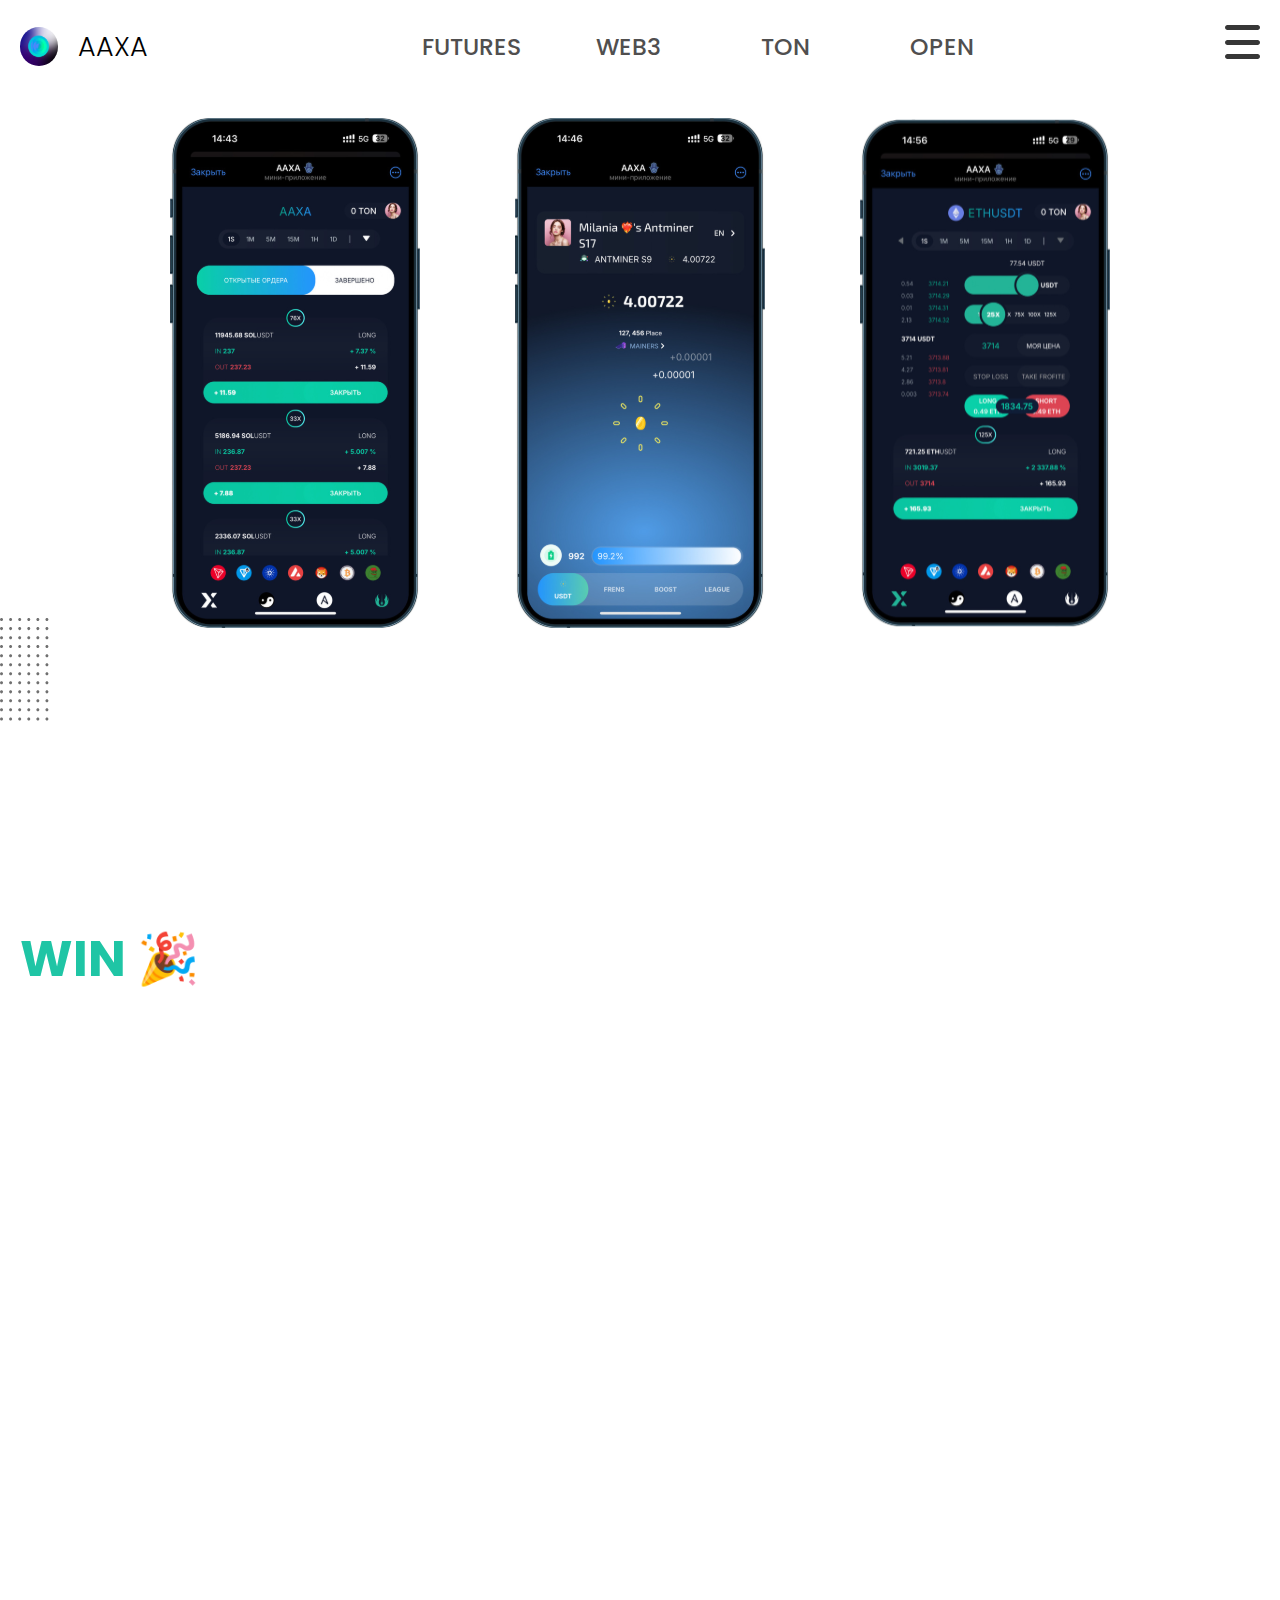
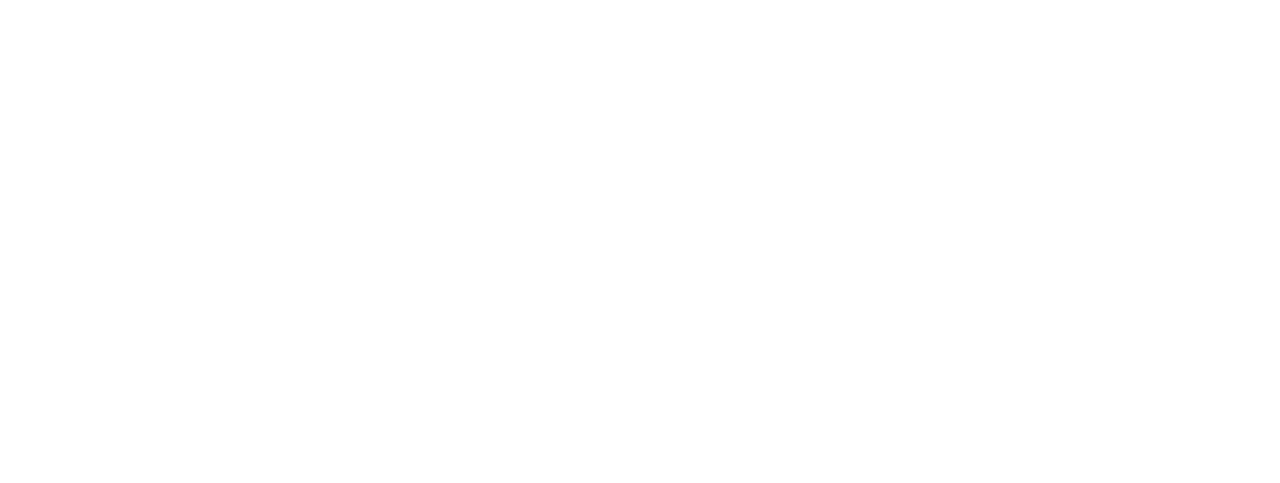
<file: open.html>
<!DOCTYPE html>
<html lang="en">
<head>
	<meta charset="UTF-8">
	<meta name="viewport" content="width=device-width, initial-scale=1.0">
	<title>Document</title>
	<link rel="stylesheet" href="css/reset.css">
	<link rel="stylesheet" href="css/open.css">
</head>
<body>
	<header class="header ">
		<div class="container">
			<div class="header-row">
				<div class="header__logo anim-items ">
					<img src="./img/logo__svg.svg" alt="" class="header__img">
					<p class="header__logo-name">AAXA</p>
				</div>
				<div class="header__menu">
					<ul class="header__menu-list anim-items">
						<li class="header__menu-item"><a href="index.html">FUTURES</a></li>
						<li class="header__menu-item"><a href="web3.html">WEB3</a></li>
						<li class="header__menu-item"><a href="ton.html">TON</a></li>
						<li class="header__menu-item"><a href="open.html">OPEN</a></li>
					</ul>
				</div>
				<div class="menu__img"> 
					<img src="./img/menu.svg" alt="" class="menu__img" >
				</div>
			</div>
			<div class="menu">
				<a href="index.html" class="active__menu-item">FUTURES</a>
				<a href="web3.html" class="active__menu-item">WEB3</a>
				<a href="ton.html" class="active__menu-item">TON</a>
				<a href="" class="active__menu-item">OPEN</a>
			</div>
		</div>
	</header>
	<main class="main">
		<div class="container">
			<section class="phones">
				<div class="phones__row">
					<img src="./img/open__phone1.svg" alt="" class="phone1 anim-items">
					<img src="./img/open__phone2.svg" alt="" class="phone2 anim-items">
					<img src="./img/open__phone3.svg" alt="" class="phone3 anim-items">
				</div>
			</section>
		</div>
		<section class="tgbot">
			<div class="container">
				<div class="tgbot__title-row">
					<h2 class="tgbot__title">Telegram BOT</h2>
					<p class="tgbot__title-text">REFERRAL REWARDS SYSTEM +0.000555</p>
				</div>
				<div class="green__block"></div>
				<div class="tgbot__content-row">
					<div class="tgbot__text-column">
						<h3 class="tgbot__text-title">WIN 🎉</h3>
						<ul class="text__list">
							<li class="text__item-1"> • Profile 🛸: View and manage yourpersonal details and activity.</li>
							<li class="text__item-2"> • Charts 🛰 Access <span class="text__item-2-regular">real-time</span> marketgraphs for price analysis.</li>
							<li class="text__item-3"> • Request 🌱 with just one tap.</li>
							<li class="text__item-4"> • Share and Expand 🧭 Spread the wordwith referral links and <span class="text__item-4-regular">grow</span> theplatform’s success</li>
						</ul>
					</div>
					<img src="./img/tgbot__laptop.svg" alt="" class="tgbot__img">
				</div>
			</div>
		</section>
		<section class="phones">
			<div class="phones__row-2">
				<img src="./img/open__phone4.svg" alt="" class="phone1 anim-items">
				<img src="./img/open__phone5.svg" alt="" class="phone2 anim-items">
				<img src="./img/open__phone6.svg" alt="" class="phone3 anim-items">
			</div>
		</section>
	</main>
	<script src="script.js"></script>
</body>
</html>
</file>
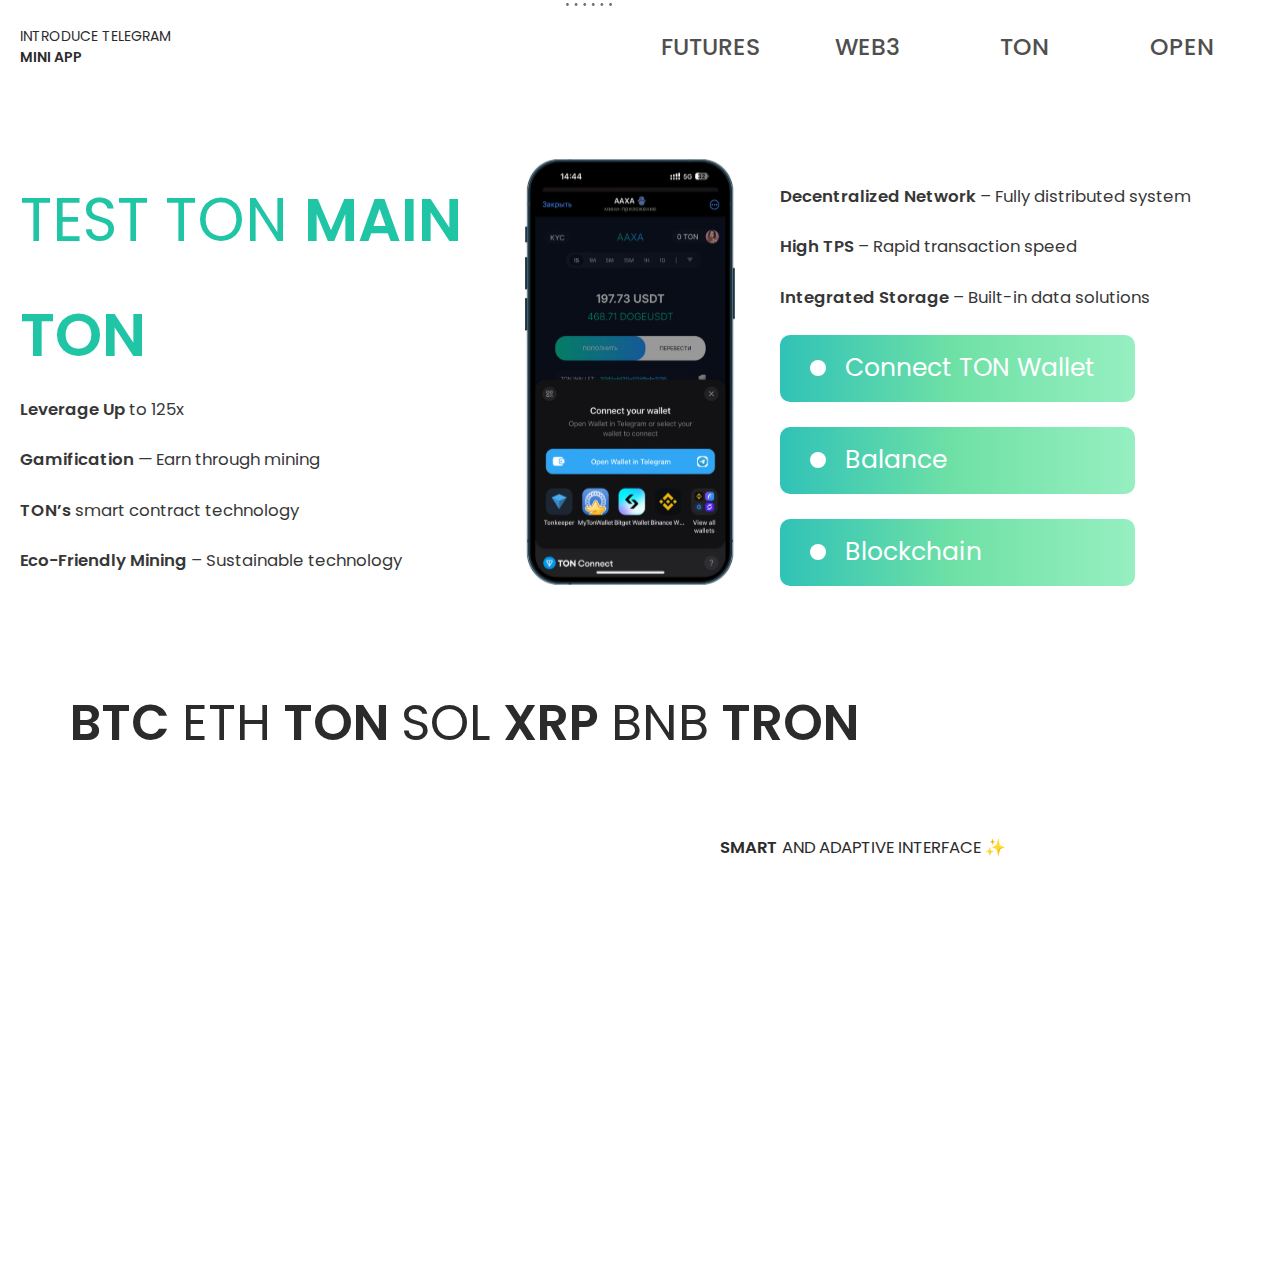
<file: ton.html>
<!DOCTYPE html>
<html lang="en">
<head>
	<meta charset="UTF-8">
	<meta name="viewport" content="width=device-width, initial-scale=1.0">
	<title>Document</title>
	<link rel="stylesheet" href="css/reset.css">
	<link rel="stylesheet" href="css/ton.css">
</head>
<body>
	<header class="header ">
		<div class="container">
			<div class="header-row">
				<div class="header__logo anim-items ">
					<p class="header__logo-name">INTRODUCE TELEGRAM <br><span class="header__logo-name-medium">MINI APP</span></p>
				</div>
				<div class="header__menu">
					<ul class="header__menu-list anim-items">
						<li class="header__menu-item"><a href="index.html">FUTURES</a></li>
						<li class="header__menu-item"><a href="web3.html">WEB3</a></li>
						<li class="header__menu-item"><a href="ton.html">TON</a></li>
						<li class="header__menu-item"><a href="open.html">OPEN</a></li>
					</ul>
				</div>
			<div class="menu__img"> 
				<img src="./img/menu.svg" alt="" class="menu__img" >
			</div>
			</div>
		</div>
		<div class="menu">
			<a href="index.html" class="active__menu-item">FUTURES</a>
			<a href="web3.html" class="active__menu-item">WEB3</a>
			<a href="ton.html" class="active__menu-item">TON</a>
			<a href="" class="active__menu-item">OPEN</a>
		</div>
	</header>
	<main class="main">
		<section class="ton">
			<div class="container-right">
				<div class="ton__content">
					<div class="ton__row">
						<div class="ton__text-column">
							<h2 class="ton__text-title anim-items">TEST TON <span class="ton__text-title-medium">MAIN TON</span></h2>
							<p class="ton__text-subtitle anim-items"> <span class="ton__text-subtitle-medium">Leverage Up </span>to 125x</p>
							<p class="ton__text-second anim-items"> <span class="ton__text-second-medium">Gamification</span> — Earn through mining</p>
							<p class="ton__text-third anim-items"> <span class="ton__text-third-medium">TON’s </span>smart contract technology</p>
							<p class="ton__text-fourty anim-items"> <span class="ton__text-fourty-medium">Eco-Friendly Mining </span>– Sustainable technology</p>
						</div>
						<img src="./img/phone.svg" alt="" class="ton__img anim-items">
					
					<div class="ton__text-column">
						<p class="ton__text-second second anim-items"> <span class="ton__text-second-medium">Decentralized Network</span> – Fully distributed system</p>
						<p class="ton__text-third third anim-items"> <span class="ton__text-third-medium">High TPS </span>– Rapid transaction speed </p>
						<p class="ton__text-third third anim-items"> <span class="ton__text-third-medium"> Integrated Storage</span> – Built-in data solutions</p>
						<div class="web__marker anim-items"><p class="marker__text anim-items">Connect TON Wallet</p> </div>
						<div class="web__marker web__marker-after anim-items"><p class="marker__text">Balance</p></div>
						<div class="web__marker anim-items"><p class="marker__text">Blockchain</p></div>
					</div>
					</div>
				</div>
			</div>
		</section>
		<section class="crypto">
			<div class="container-right">
				<div class="crypto__content">
					<h1 class="crypto__title anim-items">BTC <span class="crypto__title-regular">ETH</span> TON <span class="crypto__title-regular">SOL</span> XRP <span class="crypto__title-regular">BNB</span> TRON</h1>
					<div class="crypto__row">
						<div class="crypto__img anim-items">
							<img src="./img/crypto__laptop.svg" alt="" class="crypto__imgg">
						</div>
						<div class="crypto__column">
							<p class="crypto__upertitle anim-items"> <span class="crypto__upertitle-medium">SMART</span> AND ADAPTIVE INTERFACE ✨</p>
							<h2 class="crypto__title-2 anim-items">CEX <span class="crypto__title-2-medium">COINS</span></h2>
							<p class="crypto__subtitle anim-items">Built-in <span class="crypto__subtitle-medium"> stop-loss and take-profit</span> options to secure your trades andmaximize returns</p>
							<p class="crypto__text anim-items">Global Reach, Local Touch 🌍</p>
							<div class="btn">
								<a href="">@AAXAIBOT</a>
							</div>
						</div>
					</div>
				</div>
			</div>
		</section>
	</main>
	<script src="script.js"></script>
</body>
</html>
</file>
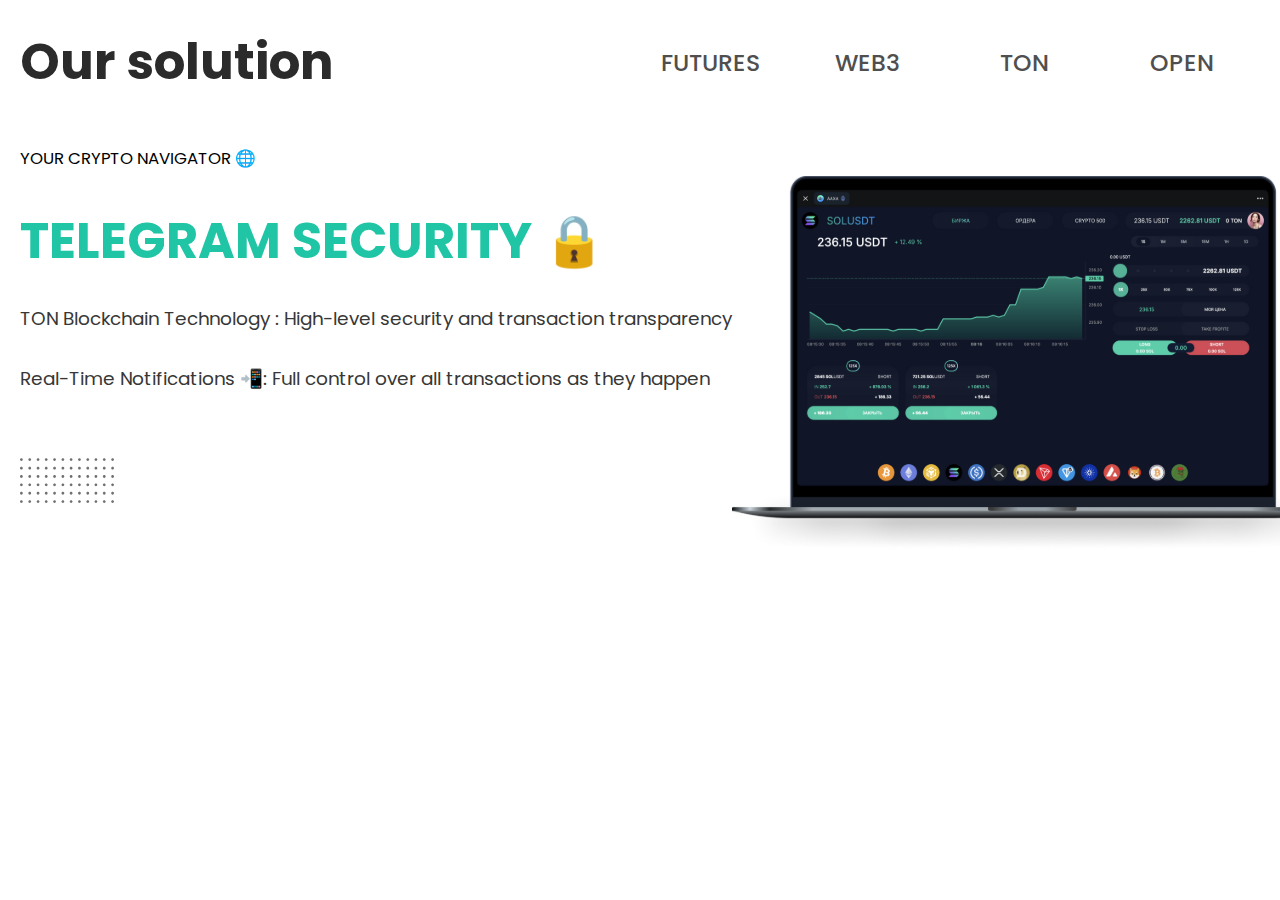
<file: web3.html>
<!DOCTYPE html>
<html lang="en">
<head>
	<meta charset="UTF-8">
	<meta name="viewport" content="width=device-width, initial-scale=1.0">
	<title>Document</title>
	<link rel="stylesheet" href="css/reset.css">
	<link rel="stylesheet" href="css/web3.css">
</head>
<body>
	<header class="header ">
		<div class="container">
			<div class="header-row">
				<div class="header__logo anim-items ">
					<p class="header__logo-name">Our solution</p>
				</div>
				<div class="header__menu">
					<ul class="header__menu-list anim-items">
						<li class="header__menu-item"><a href="index.html">FUTURES</a></li>
						<li class="header__menu-item"><a href="web3.html">WEB3</a></li>
						<li class="header__menu-item"><a href="ton.html">TON</a></li>
						<li class="header__menu-item"><a href="open.html">OPEN</a></li>
					</ul>
				</div>
				<div class="menu__img"> 
					<img src="./img/menu.svg" alt="" class="menu__img" >
				</div>
				</div>
			<div class="menu">
				<a href="index.html" class="active__menu-item">FUTURES</a>
				<a href="web3.html" class="active__menu-item">WEB3</a>
				<a href="ton.html" class="active__menu-item">TON</a>
				<a href="open.html" class="active__menu-item">OPEN</a>
			</div>
		</div>
	</header>
	<section class="web">
		<div class="container">
			<div class="web__content">
				<div class="web__text-column">
					<p class="uptitle anim-items">YOUR CRYPTO NAVIGATOR 🌐</p>
					<h2 class="web__title anim-items">TELEGRAM SECURITY 🔒</h2>
					<p class="web__subtitle anim-items">TON Blockchain Technology : High-level security and transaction transparency </p>
					<p class="web__text anim-items">Real-Time Notifications 📲: Full control over all transactions as they happen</p>
				</div>
				<img src="./img/laptop.svg" alt="" class="web__img anim-items">
			</div>
		</div>
	</section>
	<script src="script.js" ></script>
</body>
</html>
</file>
<file: css/open.css>
@import url('https://fonts.googleapis.com/css2?family=Poppins:ital,wght@0,100;0,200;0,300;0,400;0,500;0,600;0,700;0,800;0,900;1,100;1,200;1,300;1,400;1,500;1,600;1,700;1,800;1,900&display=swap');

@keyframes menuanimation{
	from {opacity: 0;}
	to {opacity: 1;}
}  

body{
	font-family: "Poppins", serif;
}

:root{
	--container-width: 1270px;
	--padding-leftright :15px;
	--title-color: #1FC5A5;
	--title-size: ;
}

.container{
	max-width: var(--container-width);
	padding: 0 var(--padding-leftright);
	margin: 0 auto;
}

/* HEADER */

.header {
	padding-top: 25px;
}

.header-row {
	display: flex;
	flex-direction: row;
	justify-content: space-between;
}

.header__logo {
	display: flex;
	flex-direction: row;
	align-items: center;
	gap: 20px;

	transform: translate(0px , 120%);
	opacity: 0;
	transition: all 0.8s ease 0s;
}

.header__img {

}

.header__logo-name {
	font-size: 27px;
	font-weight: 300;
	color: black;
}

.header__menu {

}	

.header__menu-list {
	display: flex;
	flex-direction: row;
	justify-content: space-between;
	align-items: center;
	margin-left: 40px;

	transform: translate(0px , 120%);
	opacity: 0;
	transition: all 0.8s ease 0.1s;
}

.header__menu-item >a{
	font-size: 23.5px;
	color: #504f4f;
	font-weight: 500;
	transition: background-color 0.5s ease, color 0.2s ease;
	background-color: transparent;
	display: inline-block;
	width: 157px;
	height: 43px;
	border-radius: 10px;
	text-align: center;
	align-content: center;
}

.header__menu-item > a:hover{
	background: linear-gradient(90deg, rgba(48,194,183,1) 0%, rgba(112,225,166,1) 50%, rgba(150,239,193,1) 100%);
	transition-duration: 0.2s;
	color: white;
}

.menu {
	width: 100%;
	height: 400px;
	display: none;
	justify-content: space-between;
	flex-direction: column;
	background-color: white;
	position: absolute;
	z-index: 44;
	padding: 20px 20px;
	gap: 40px;
	font-size: 25px;
	font-weight: 600;
	color: #2c2b2b;
	overflow-y: auto;
	animation: menuanimation 0.4s;
}

.open{
	display: flex;
}

.menu a{
	color: #2c2b2b;
}




.active__menu-item {
}

.phones {
	padding-top: 50px;
	padding-bottom: 100px;
	margin-bottom: 20px;
}

.phone1{
	opacity: 0;
	transition: all 0.8s ease 0.2s;
	width: 250px;
	display:inline-block;
}

.phone2{
	opacity: 0;
	transition: all 0.8s ease 0.4s;
	width: 250px;
	display:inline-block;
}

.phone3{
	opacity: 0;
	transition: all 0.8s ease 0.5s;
	width: 250px;
	display:inline-block;
}
.phones__row {
	display: flex;
	flex-wrap: wrap;
	gap: 95px;
	justify-content: center;
	margin: 0 auto;
	position: relative;
}

.phones__row-2{
	display: flex;
	flex-wrap: wrap;
	gap: 95px;
	justify-content: center;
	margin: 0 auto;
	position: relative;
	margin-top: 45px;
}


.phones__row::after{
	position: absolute;
	content: url('../img/open__after.svg');
	top: -10px;
	left: 1200px;
}

.phones__row::before{
	position: absolute;
	content: url('../img/open__after.svg');
	top: 500px;
	left: -20px;
}

.phones__row-2::before{
	position: absolute;
	content: url('../img/open__after.svg');
	top: -40px;
	left: 1080px;
}

.active{
	transform: translate(0px , 0px);
	opacity: 1;
}

.tgbot {
padding-top: 70px;
}

.tgbot__title-row {
	display: flex;
	justify-content: space-between;
	flex-wrap: wrap;
	align-items: center;
}

.tgbot__title {
	font-size: clamp(40px,3.9vw,75px);
	font-weight: 700;
	color: #2c2b2b;

	transform: translate(0px , 120%);
	opacity: 0;
	transition: all 0.8s ease 0.1s;
	z-index: 50;
}

.tgbot__title-text {
	font-size: clamp(14px,1vw,20px);
	font-weight: 500;
	color: #2c2b2b;
	z-index: 50;

	transform: translate(0px , 120%);
	opacity: 0;
	transition: all 0.8s ease 0.2s;
}

.green__block{
	max-width: 100%;
	height: 40px;
	background: linear-gradient(90deg, rgba(48,194,183,1) 0%, rgba(112,225,166,1) 50%, rgba(150,239,193,1) 100%);
	margin-top: -70px;
	z-index: -1;

	opacity: 0;
	transition: all 0.8s ease 0.22s;
}

.tgbot__content-row {
	display: flex;
	margin-top: 60px;
}

.tgbot__text-column {
	display: flex;
	flex-direction: column;
}

.tgbot__text-title{
	font-size:clamp(40px,3.9vw,75px);
	color: var(--title-color);
	font-weight: 700;
}

.text__item-1{
	font-size: clamp(14px,1.3vw,25px);
	font-weight: 400;
	color: #373737;

	transform: translate(0px , 120%);
	opacity: 0;
	transition: all 0.8s ease 0.25s;
}

.text__item-2{
	margin-top:clamp(15px,1.8vw,35px);
	font-size: clamp(14px,1.3vw,25px);
	font-weight: 600;
	color: #373737;

	transform: translate(0px , 120%);
	opacity: 0;
	transition: all 0.8s ease 0.3s;
}

.text__item-2-regular{
	font-weight: 400;
}

.tgbot__img {
	margin-right: -70px;
}

.text__item-3{
	margin-top: clamp(15px,1.8vw,35px);
	font-weight: 400;
	color: #373737;
	font-size: clamp(14px,1.3vw,25px);

	transform: translate(0px , 120%);
	opacity: 0;
	transition: all 0.8s ease 0.35s;
}

.text__item-4{
	font-size: clamp(14px,1.3vw,25px);
	font-weight: 600;
	color: #373737;
	margin-top: clamp(15px,1.8vw,35px);
	position: relative;

	transform: translate(0px , 120%);
	opacity: 0;
	transition: all 0.8s ease 0.4s;
}

.text__item-4::after{
	position: absolute;
	content: url('../img/tgbot__after.svg');
	top: 100px;
	left: 300px;
}

.tgbot__img{
	opacity: 0;
	transition: all 0.8s ease 0.4s;
}

.text__item-4-regular{
	font-weight: 400;
}



@media(max-width:1400px){
	.tgbot__img {
		width: 700px;
	}
}

@media(max-width:1300px){
	.phones__row::after{
		display: none;
	}

	
.phones__row-2::before{
	display: none;
}


	.text__item-4::after{
		display: none;
	}
}
@media(max-width:900px){
	.tgbot__img {
		width: 500px;
	}
}

@media(max-width:800px){
	.header__menu-list{
		display: none;
	}

	.menu__img{
		display: flex;
	}

	.tgbot__img {
		display: none;
	}

	.tgbot__text-column {
		margin: 0 auto;
	}

	.phones__row{
		gap: 40px;
	}

	.phones__row-2{
		gap: 40px;
	}
}


@media(max-width:680px){
	
}
</file>
<file: css/ton.css>
@import url('https://fonts.googleapis.com/css2?family=Poppins:ital,wght@0,100;0,200;0,300;0,400;0,500;0,600;0,700;0,800;0,900;1,100;1,200;1,300;1,400;1,500;1,600;1,700;1,800;1,900&display=swap');

@keyframes menuanimation{
	from {opacity: 0;}
	to {opacity: 1;}
}  

body{
	font-family: "Poppins", serif;
}

:root{
	--container-width: 1270px;
	--padding-leftright :15px;
	--title-color: #1FC5A5;
	--title-size: ;
}

.container{
	max-width: var(--container-width);
	padding: 0 var(--padding-leftright);
	margin: 0 auto;
}

.container-right{
	padding-left: calc( (100% - var(--container-width)) / 2 + var(--padding-leftright));
}

/* HEADER */

.header {
	padding-top: 25px;
}

.header-row {
	display: flex;
	flex-direction: row;
	justify-content: space-between;
	align-items: center;
}

.header__logo {
	display: flex;
	flex-direction: row;
	align-items: center;
	gap: 20px;

	transform: translate(0px , 120%);
	opacity: 0;
	transition: all 0.8s ease 0s;
}

.header__logo-name {
	font-size: clamp(14px,1.04vw,20px);
	font-weight: 400;
	color: #2c2b2b;
}

.header__logo-name-medium{
	font-weight: 600;
}

.header__menu {

}	

.header__menu-list {
	display: flex;
	flex-direction: row;
	justify-content: space-between;
	align-items: center;
	margin-left: 40px;

	transform: translate(0px , 120%);
	opacity: 0;
	transition: all 0.8s ease 0.1s;
}

.header__menu-item >a{
	font-size: 23.5px;
	color: #504f4f;
	font-weight: 500;
	transition: background-color 0.5s ease, color 0.2s ease;
	background-color: transparent;
	display: inline-block;
	width: 157px;
	height: 43px;
	border-radius: 10px;
	text-align: center;
	align-content: center;
}

.header__menu-item > a:hover{
	background: linear-gradient(90deg, rgba(48,194,183,1) 0%, rgba(112,225,166,1) 50%, rgba(150,239,193,1) 100%);
	transition-duration: 0.2s;
	color: white;
}

.menu {
	width: 100%;
	height: 400px;
	display: none;
	justify-content: space-between;
	flex-direction: column;
	background-color: white;
	position: absolute;
	z-index: 44;
	padding: 20px 20px;
	gap: 40px;
	font-size: 25px;
	font-weight: 600;
	color: #2c2b2b;
	
	overflow-y: auto;
	animation: menuanimation 0.4s;
}

.open{
	display: flex;
}

.menu a{
	color: #2c2b2b;
}

.menu__img{
	display: none;
	width: 36px;
	height: 36px;
}


.active__menu-item {
}




.ton {
	padding-top: 45px;
	margin-top: 45px;
}

.ton__content {

}

.ton__row {
	display: flex;
	flex-direction: row;
	gap: 45px;
}

.ton__text-column {
	display: flex;
	flex-direction: column;
}

.ton__text-title {
	margin-top: clamp(20px,2vw,40px);
	font-weight: 400;
	font-size: clamp(50px,4.7vw,92px);
	line-height: 120%;
	display: inline-block;
	max-width: 460px;
	height: auto;
	color: var(--title-color);

	transform: translate(0px , 120%);
	opacity: 0;
	transition: all 0.8s ease 0.1s;
	position: relative;
}

.ton__text-title-medium {
	font-weight: 600;
}

.ton__text-title::after{
	position: relative;
	content: url('../img/web__marker-after.svg');
	top: -350px;
	left: 420px;
}	

.ton__text-subtitle {
	margin-top: -50px;
	font-size: clamp(14px,1.3vw,25px);
	font-weight: 400;
	color: #373737;

	transform: translate(0px , 120%);
	opacity: 0;
	transition: all 0.8s ease 0.15s;
}

.ton__text-subtitle-medium {
	font-weight: 600;
}

.ton__text-second {
	margin-top: clamp(20px,2vw,40px);
	font-size: clamp(14px,1.3vw,25px);
	font-weight: 400;
	color: #373737;

	transform: translate(0px , 120%);
	opacity: 0;
	transition: all 0.8s ease 0.2s;
}

.second{
	display: inline-block;
	max-width: 470px;
}

.ton__text-second-medium {
	font-weight: 600;
}

.ton__text-third {
	margin-top:clamp(20px,2vw,40px);
	font-size: clamp(14px,1.3vw,25px);
	font-weight: 400;
	color: #373737;

	transform: translate(0px , 120%);
	opacity: 0;
	transition: all 0.8s ease 0.25s;
	
}


.ton__text-third-medium {
	font-weight: 600;
}

.third{
	display: block;
	max-width: 470px;
}


.ton__text-fourty {
	margin-top: clamp(20px,2vw,40px);
	font-size: clamp(14px,1.3vw,25px);
	font-weight: 400;
	color: #373737;
	display: block;
	max-width: 435px;

	transform: translate(0px , 120%);
	opacity: 0;
	transition: all 0.8s ease 0.27s;
}

.ton__text-fourty-medium {
	font-weight: 600;
}

.ton__img{
	width: clamp(150px,16.4vw,315px);
	display: block;
	opacity: 0;
	transition: all 0.8s ease 0.18s;
}

.web__marker {
	width: 355px;
	height: 67px;
	border-radius: 10px;
	background: linear-gradient(90deg, rgba(48,194,183,1) 0%, rgba(112,225,166,1) 50%, rgba(150,239,193,1) 100%);
	color: white;
	margin-top: clamp(25px,1.5vw,30px);
	
	display: flex;
	align-items: center;
	padding-left: 65px;
	font-size: 25px;
	font-weight: 400;

	transform: translate(0px , 120%);
	opacity: 0;
	transition: all 0.8s ease 0.26s;

	position: relative;
}

.web__marker-after::after{
	position: absolute;
	content: url('../img/web__marker-after.svg');
	left: 450px;
}

.marker__text{
	position: relative;
}

.marker__text::before{
	position: absolute;
	content: url('../img/ton__text-after.svg');
	left: -35px;
	transition-duration: 0.2s;
	opacity: 1;
	transition: all 0.8s ease 0.4s;
}

/* SECTION2 */

.crypto {
padding-top: 100px;
}

.crypto__content {
	
}

.crypto__title {
	font-size: clamp(35px,3.9vw,75px);
	font-weight: 600;
	color: #2c2b2b;
	padding-left: 50px;
	display: inline-block;

	transform: translate(0px , 120%);
	opacity: 0;
	transition: all 0.8s ease 0.2s;
}

.crypto__title-regular{
	font-weight: 400;
}

.crypto__row {
	display: flex;
	margin-top: 75px;
}

.crypto__img {
	width: 890px;
	object-fit: contain;

	opacity: 0;
	transition: all 0.8s ease 0.4s;
}

.crypto__column {
	display: flex;
	flex-direction: column;
}

.crypto__upertitle {
	font-size: clamp(14px,1.3vw,25px);
	font-weight: 400;
	color: #2c2b2b;

	transform: translate(0px , 120%);
	opacity: 0;
	transition: all 0.8s ease 0.3s;
}

.crypto__upertitle-medium{
	font-weight: 600;	
}

.crypto__title-2 {
	font-size: clamp(40px,3.9vw,75px);
	font-weight: 400;
	color: var(--title-color);
	margin-top: 20px;
	position: relative;

	transform: translate(0px , 120%);
	opacity: 0;
	transition: all 0.8s ease 0.33s;
}

.crypto__title-2::before{
	content: url('../img/crypto__title2-after.svg');
	position: absolute;
	top: 10px;
	left: -80px;
}

.crypto__title-2-medium{
	font-weight: 600;
}

.crypto__subtitle {
	font-size: clamp(14px,1.3vw,25px);
	font-weight: 400;
	color: #2c2b2b;
	max-width: 420px;

	transform: translate(0px , 120%);
	opacity: 0;
	transition: all 0.8s ease 0.36s;
}

.crypto__subtitle-medium{
	font-weight: 600;
}

.crypto__text {
	margin-top: 45px;
	font-size: clamp(14px,1.3vw,25px);
	font-weight: 400;
	position: relative;

	transform: translate(0px , 120%);
	opacity: 0;
	transition: all 0.8s ease 0.4s;
}

.crypto__text::after {
	position: absolute;
	content: url('../img/crypto__text-after.svg');
	top: 100px;
	left: 320px;
}

.btn {
	margin-top: 50px;
	width: 222px;
	height: 56px;
	background:  linear-gradient(90deg, rgba(48,194,183,1) 0%, rgba(112,225,166,1) 50%, rgba(150,239,193,1) 100%);
	border-radius: 10px;
	display: flex;
	padding-left: 20px;
	align-items: center;
	transition-duration: 0.2s;

	transform: translate(0px , 120%);
	opacity: 0;
	transition: all 0.8s ease 0.42s;
}

.btn a{
	color:white;
	font-size: 22px;
	font-weight: 600;
	position: relative;
}

.btn a::after{
	position: absolute;
	content: url('../img/btn__after.svg');
	left: 145px;
	top: 2px;
}



.app__btn a::after{
	position: absolute;
	content: url('../img/btn__after.svg');
	left: 145px;
	top: 2px;
}

.active{
	transform: translate(0px , 0px);
	opacity: 1;
}

@media(max-width:1775px){
	.ton__text-subtitle{
		margin-top: clamp(20px,2vw,40px);
	}

	.crypto__img{
		width: 700px;
	}
}

@media(max-width:1400px){
	.web__marker-after::after{
		display: none;
	}
}

@media(max-width:1100px){
	.web__marker{
		width: 300px;
		height: 55px;
		font-size: 20px;
	}

	.web__marker-after::after{
		display: none;
	}

	.ton__text-title::after{
		display: none;
	}


	.ton__text-title{
		line-height: 90%;
	}

	.crypto__img{
		width: 600px;
	}

	.crypto__text::after {
		position: absolute;
		content: url('../img/crypto__text-after.svg');
		top: 100px;
		left: 260px;
	}
}

@media(max-width:860px){
	.ton__row{
		flex-direction: column;
		align-items: center;
	}
	.ton__text-title {
		max-width: 350px;
	}

	.crypto__img {
		display: none;
	}

	.crypto__column{
		justify-content: center;
		margin: 0 auto;
	}

	.crypto__title-2{
		margin-top: 10px;
	}

	.crypto__row {
		margin-top: 30px;
	}

	.crypto__text{
		margin-top: 20px;
	}

	.crypto__content {
		padding: 0 15px;
	}

	.crypto__title{
		padding: 0 15px;
	}
}

@media(max-width:800px){
	.header__menu-list{
		display: none;
	}

	.menu__img{
		display: flex;
	}

	.crypto__img{
		width: 600px;
	}

	.crypto{
		padding-top: 75px;
	}
}

@media(max-width:600px){
	.web__marker{
		width: 269px;
		height: 50px;
		font-size: 16px;
	}

	.marker__text::before{
		top: 3px;
		transform: scale(0.7);
	}

	.crypto__img{
		width: 400px;
	}
}
</file>
<file: css/web3.css>
@import url('https://fonts.googleapis.com/css2?family=Poppins:ital,wght@0,100;0,200;0,300;0,400;0,500;0,600;0,700;0,800;0,900;1,100;1,200;1,300;1,400;1,500;1,600;1,700;1,800;1,900&display=swap');

@keyframes menuanimation{
	from {opacity: 0;}
	to {opacity: 1;}
}  

body{
	font-family: "Poppins", serif;
}

:root{
	--container-width: 1270px;
	--padding-leftright :15px;
	--title-color: #1FC5A5;
	--title-size: ;
}

.container{
	max-width: var(--container-width);
	padding: 0 var(--padding-leftright);
	margin: 0 auto;
}

/* HEADER */

.header {
	padding-top: 25px;
}

.header-row {
	display: flex;
	flex-direction: row;
	justify-content: space-between;
	align-items: center;
}

.header__logo {
	display: flex;
	flex-direction: row;
	align-items: center;
	gap: 20px;

	transform: translate(0px , 120%);
	opacity: 0;
	transition: all 0.8s ease 0s;
}

.header__logo-name {
	font-size: clamp(30px,3.9vw,75px);
	font-weight: 700;
	color: #2c2b2b;
	
}

.header__menu {
	display: flex;
	flex-direction: row;
}	

.header__menu-list {
	display: flex;
	flex-direction: row;
	justify-content: space-between;
	align-items: center;
	margin-left: 40px;

	transform: translate(0px , 120%);
	opacity: 0;
	transition: all 0.8s ease 0.1s;
}

.header__menu-item >a{
	font-size: 23.5px;
	color: #504f4f;
	font-weight: 500;
	transition:  0.5s ease, color 0.2s ease;
	background-color: transparent;
	display: inline-block;
	width: 157px;
	height: 43px;
	border-radius: 10px;
	text-align: center;
	align-content: center;
}

.header__menu-item > a:hover{
	background: linear-gradient(90deg, rgba(48,194,183,1) 0%, rgba(112,225,166,1) 50%, rgba(150,239,193,1) 100%);
	transition-duration: 0.2s;
	color: white;
}

.menu {
	width: 100%;
	height: 400px;
	display: none;
	justify-content: space-between;
	flex-direction: column;
	background-color: white;
	position: absolute;
	z-index: 44;
	padding: 20px 20px;
	gap: 40px;
	font-size: 25px;
	font-weight: 600;
	color: #2c2b2b;
	position: fixed;
	overflow-y: auto;
	animation: menuanimation 0.4s;
}

.open{
	display: flex;
}

.menu a{
	color: #2c2b2b;
}


.menu__img{
	display: none;
	width: 36px;
	height: 36px;
}


.active__menu-item {
}


.web {
	padding-top: clamp(35px,3.64vw,70px);
}

.web__content {
	display: flex;
	flex-direction: row;
}

.web__text-column {
	display: flex;
	flex-direction: column;
}

.uptitle {
	font-size: clamp(16px,1.3vw,25px);
	font-weight: 400;

	transform: translate(0px , 120%);
	opacity: 0;
	transition: all 0.8s ease 0.2s;
}

.web__title {
	margin-top:clamp(35px,3.64vw,70px);;
	font-size: clamp(45px,3.9vw,75px);
	font-weight: 700;
	color: var(--title-color);
	line-height: 95%;

	transform: translate(0px , 120%);
	opacity: 0;
	transition: all 0.8s ease 0.25s;
}

.web__subtitle {
	margin-top: clamp(30px,3.12vw,60px);;
	font-size: clamp(18px,1.45vw,28px);
	font-weight: 400;
	color: #373737;

	transform: translate(0px , 120%);
	opacity: 0;
	transition: all 0.8s ease 0.3s;
}

.web__text {
	margin-top: clamp(25px,2.6vw,50px);;
	font-size: clamp(18px,1.45vw,28px);
	font-weight: 400;
	color: #373737;

	transform: translate(0px , 120%);
	opacity: 0;
	transition: all 0.8s ease 0.33s;
	position: relative;
}

.web__text::before{
	position: absolute;
	content: url('../img/web__after.svg');
	top: clamp(70px,7.29vw,140px);
}

.web__img{
	margin-right: -200px;
	margin-top: 30px;

	opacity: 0;
	transition: all 0.8s ease 0.25s;
}

.active{
	transform: translate(0px , 0px);
	opacity: 1;
}




@media(max-width:1300px){
	.web__img{
		margin-right: -100px;
		width: 600px;
	}
}

@media(max-width:1100px){
	.web__img{
		width: 600px;
	}
}

@media(max-width:800px){
	.header__menu-list{
		display: none;
	}

	.menu__img{
		display: flex;
	}

	.web__img{
		display: none;
	}

}

@media(max-width:600px){
	
}

@media(max-width:500px){
	
}
</file>
